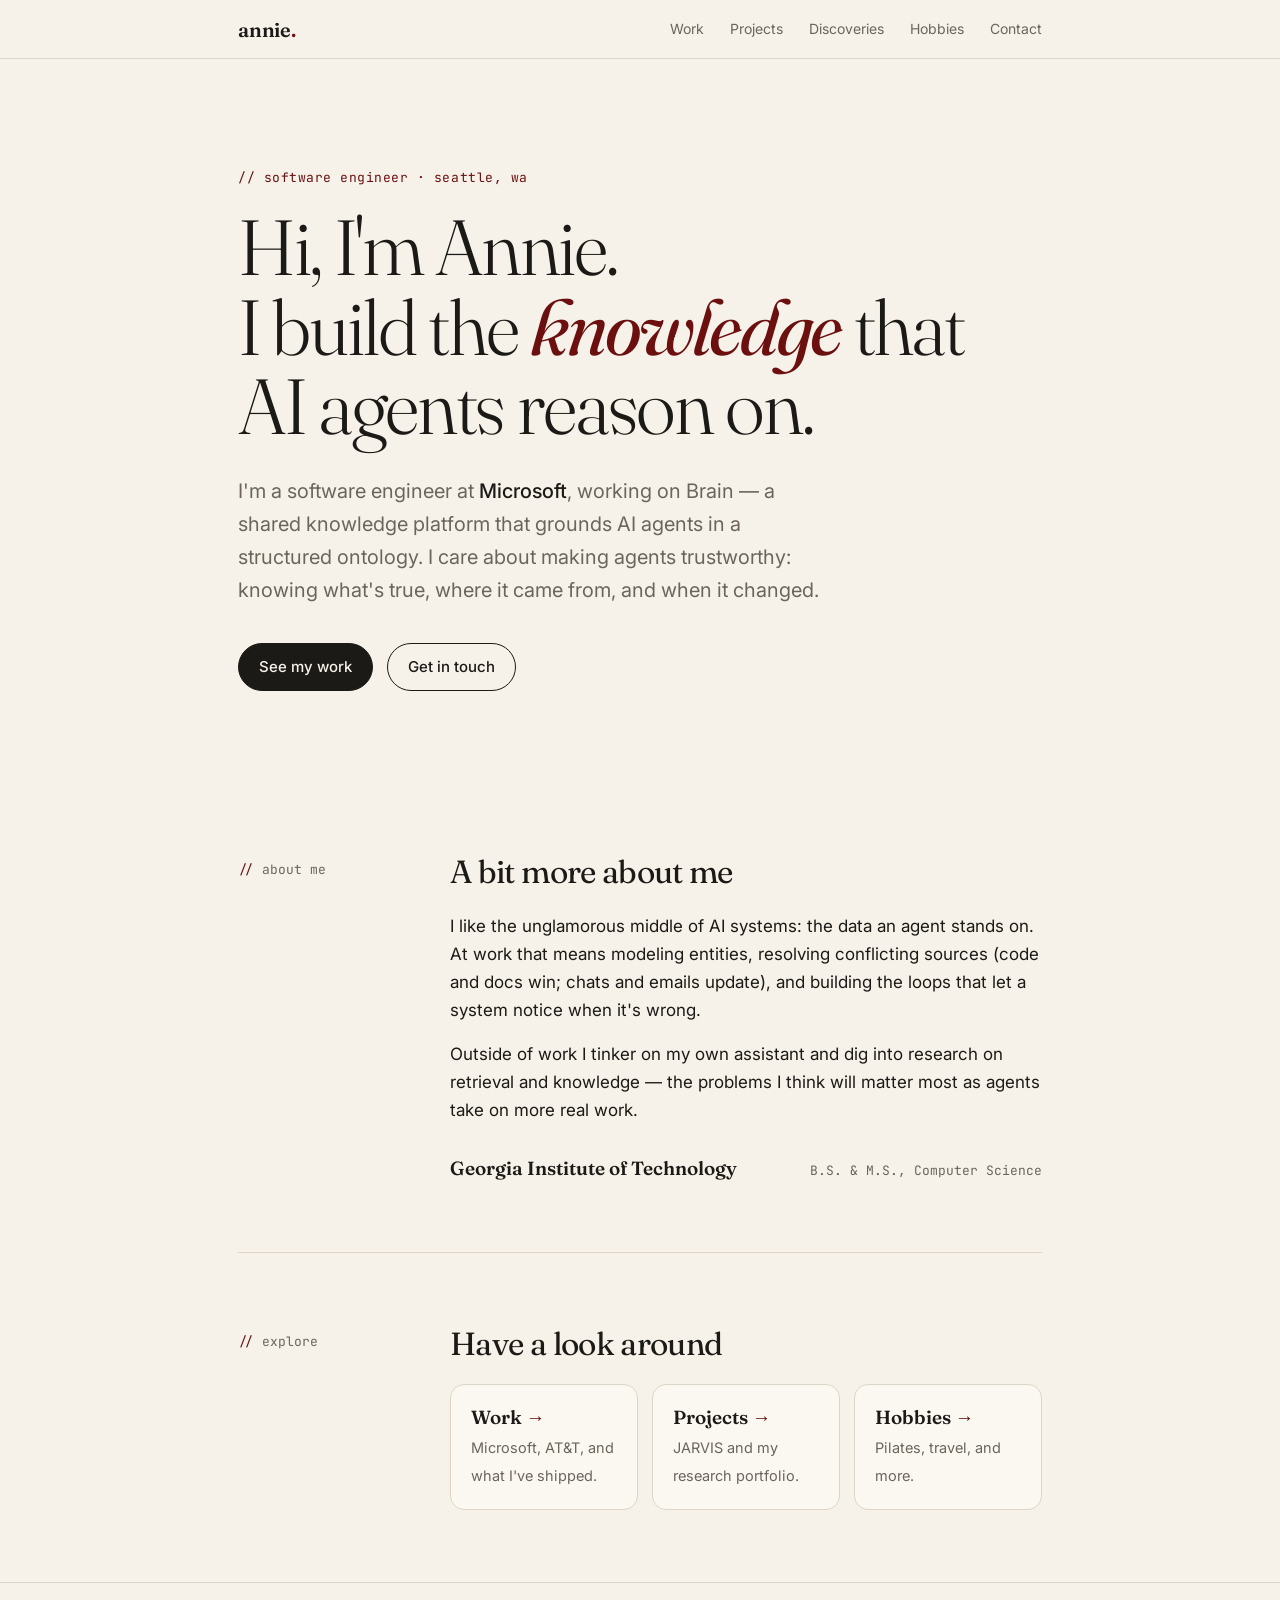
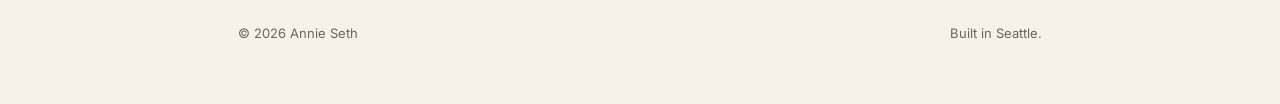
<file: index.html>
<!DOCTYPE html>
<html lang="en">
<head>
<meta charset="UTF-8">
<meta name="viewport" content="width=device-width, initial-scale=1">
<title>Annie Seth</title>
<meta name="description" content="Annie Seth — software engineer building knowledge systems for AI agents. Seattle, WA.">
<link rel="preconnect" href="https://fonts.googleapis.com">
<link rel="preconnect" href="https://fonts.gstatic.com" crossorigin>
<link href="https://fonts.googleapis.com/css2?family=Fraunces:opsz,wght@9..144,300;9..144,400;9..144,600&family=Inter:wght@400;500;600&family=JetBrains+Mono:wght@400&display=swap" rel="stylesheet">
<link rel="stylesheet" href="style.css?v=20261121k">
</head>
<body>

<nav>
  <div class="wrap">
    <a class="mark" href="index.html" aria-current="page">annie<span>.</span></a>
    <ul>
      <li><a href="work.html">Work</a></li>
      <li><a href="projects.html">Projects</a></li>
      <li><a href="discoveries.html">Discoveries</a></li>
      <li><a href="hobbies.html">Hobbies</a></li>
      <li><a href="contact.html">Contact</a></li>
    </ul>
  </div>
</nav>

<main class="page">
  <div class="wrap">
    <header class="hero">
      <p class="eyebrow">// software engineer · seattle, wa</p>
      <h1>Hi, I'm Annie.<br>I build the <em>knowledge</em> that AI agents reason on.</h1>
      <p class="lede">I'm a software engineer at <strong>Microsoft</strong>, working on Brain — a shared knowledge platform that grounds AI agents in a structured ontology. I care about making agents trustworthy: knowing what's true, where it came from, and when it changed.</p>
      <div class="cta">
        <a class="btn primary" href="work.html">See my work</a>
        <a class="btn" href="contact.html">Get in touch</a>
      </div>
    </header>
    <section>
      <div class="sec-head">
        <p class="sec-label"><b>//</b> about me</p>
        <div>
          <h2>A bit more about me</h2>
          <p>I like the unglamorous middle of AI systems: the data an agent stands on. At work that means modeling entities, resolving conflicting sources (code and docs win; chats and emails update), and building the loops that let a system notice when it's wrong.</p>
          <p>Outside of work I tinker on my own assistant and dig into research on retrieval and knowledge — the problems I think will matter most as agents take on more real work.</p>
          <div class="role" style="margin-top:28px;">
            <div class="edu">
              <h3>Georgia Institute of Technology</h3>
              <span class="when">B.S. &amp; M.S., Computer Science</span>
            </div>
          </div>
        
        </div>
      </div>
    </section>
    <section>
      <div class="sec-head">
        <p class="sec-label"><b>//</b> explore</p>
        <div>
          <h2>Have a look around</h2>
          <div class="explore">
            <a href="work.html"><b>Work</b><span>Microsoft, AT&amp;T, and what I've shipped.</span></a>
            <a href="projects.html"><b>Projects</b><span>JARVIS and my research portfolio.</span></a>
            <a href="hobbies.html"><b>Hobbies</b><span>Pilates, travel, and more.</span></a>
          </div>
        </div>
      </div>
    </section>
  </div>
</main>

<footer>
  <div class="wrap">
    <span>© <span id="yr">2026</span> Annie Seth</span>
    <span>Built in Seattle.</span>
  </div>
</footer>

<script>document.getElementById('yr').textContent = new Date().getFullYear();</script>
</body>
</html>
</file>
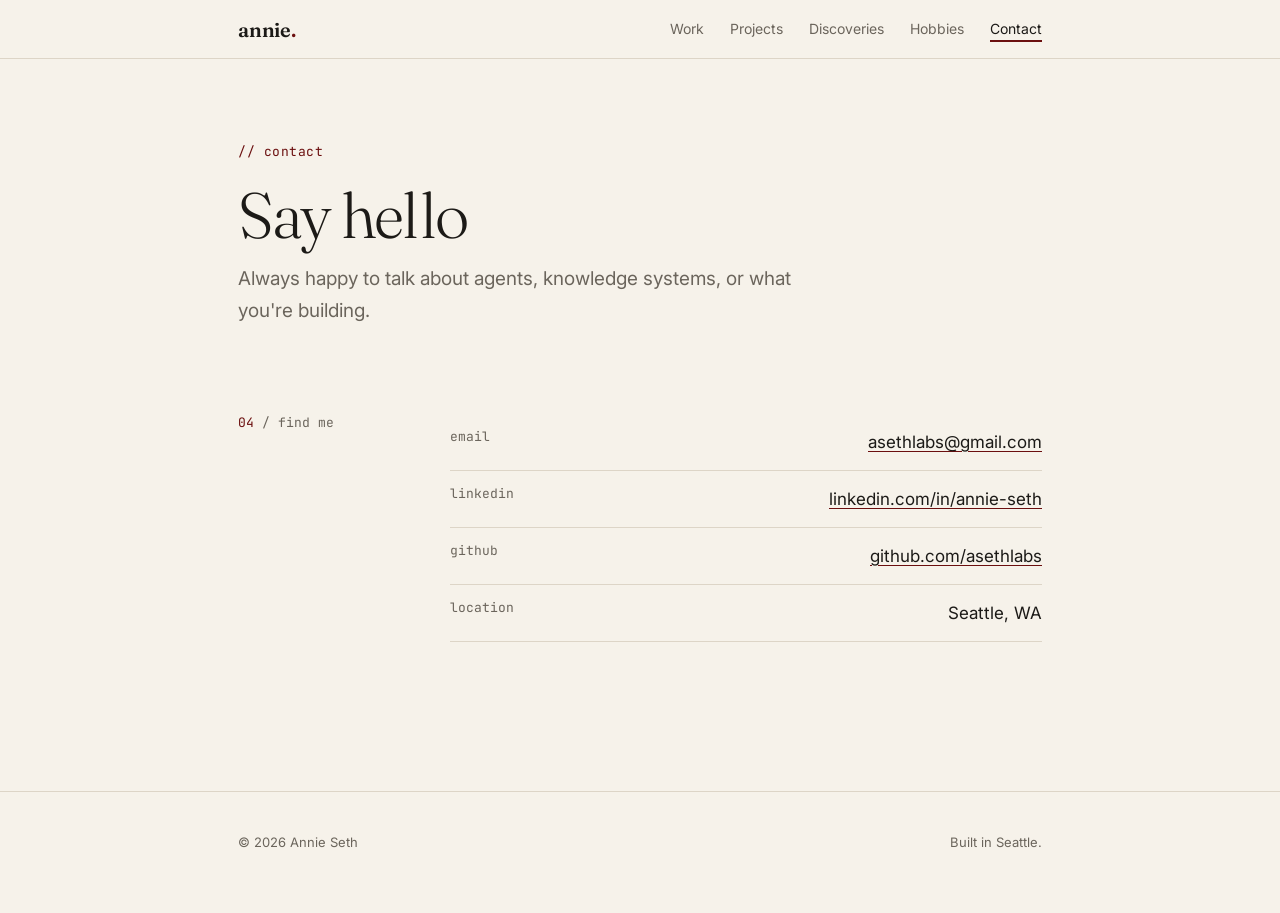
<file: contact.html>
<!DOCTYPE html>
<html lang="en">
<head>
<meta charset="UTF-8">
<meta name="viewport" content="width=device-width, initial-scale=1">
<title>Contact · Annie Seth</title>
<meta name="description" content="Annie Seth — software engineer building knowledge systems for AI agents. Seattle, WA.">
<link rel="preconnect" href="https://fonts.googleapis.com">
<link rel="preconnect" href="https://fonts.gstatic.com" crossorigin>
<link href="https://fonts.googleapis.com/css2?family=Fraunces:opsz,wght@9..144,300;9..144,400;9..144,600&family=Inter:wght@400;500;600&family=JetBrains+Mono:wght@400&display=swap" rel="stylesheet">
<link rel="stylesheet" href="style.css?v=20261121k">
</head>
<body>

<nav>
  <div class="wrap">
    <a class="mark" href="index.html">annie<span>.</span></a>
    <ul>
      <li><a href="work.html">Work</a></li>
      <li><a href="projects.html">Projects</a></li>
      <li><a href="discoveries.html">Discoveries</a></li>
      <li><a href="hobbies.html">Hobbies</a></li>
      <li><a href="contact.html" aria-current="page">Contact</a></li>
    </ul>
  </div>
</nav>

<main class="page">
  <div class="wrap">
    <header class="page-head">
      <p class="eyebrow">// contact</p>
      <h1>Say hello</h1>
      <p class="lede">Always happy to talk about agents, knowledge systems, or what you're building.</p>
    </header>
    <section>
      <div class="sec-head">
        <p class="sec-label"><b>04</b> / find me</p>
        <div>
          
          
          <ul class="contact-list">
            <li><span class="k">email</span><a class="js-email" data-user="asethlabs" data-domain="gmail.com" href="#">asethlabs [at] gmail [dot] com</a></li>
            <li><span class="k">linkedin</span><a href="https://www.linkedin.com/in/annie-seth" target="_blank" rel="noopener">linkedin.com/in/annie-seth</a></li>
            <li><span class="k">github</span><a href="https://github.com/asethlabs" target="_blank" rel="noopener">github.com/asethlabs</a></li>
            <li><span class="k">location</span><span>Seattle, WA</span></li>
          </ul>
        
        </div>
      </div>
    </section>
  </div>
</main>

<footer>
  <div class="wrap">
    <span>© <span id="yr">2026</span> Annie Seth</span>
    <span>Built in Seattle.</span>
  </div>
</footer>

<script>document.getElementById('yr').textContent = new Date().getFullYear();</script>
<script>
  document.querySelectorAll('.js-email').forEach(function (a) {
    var addr = a.dataset.user + '@' + a.dataset.domain;
    a.href = 'mailto:' + addr; a.textContent = addr;
  });
</script>
</body>
</html>
</file>
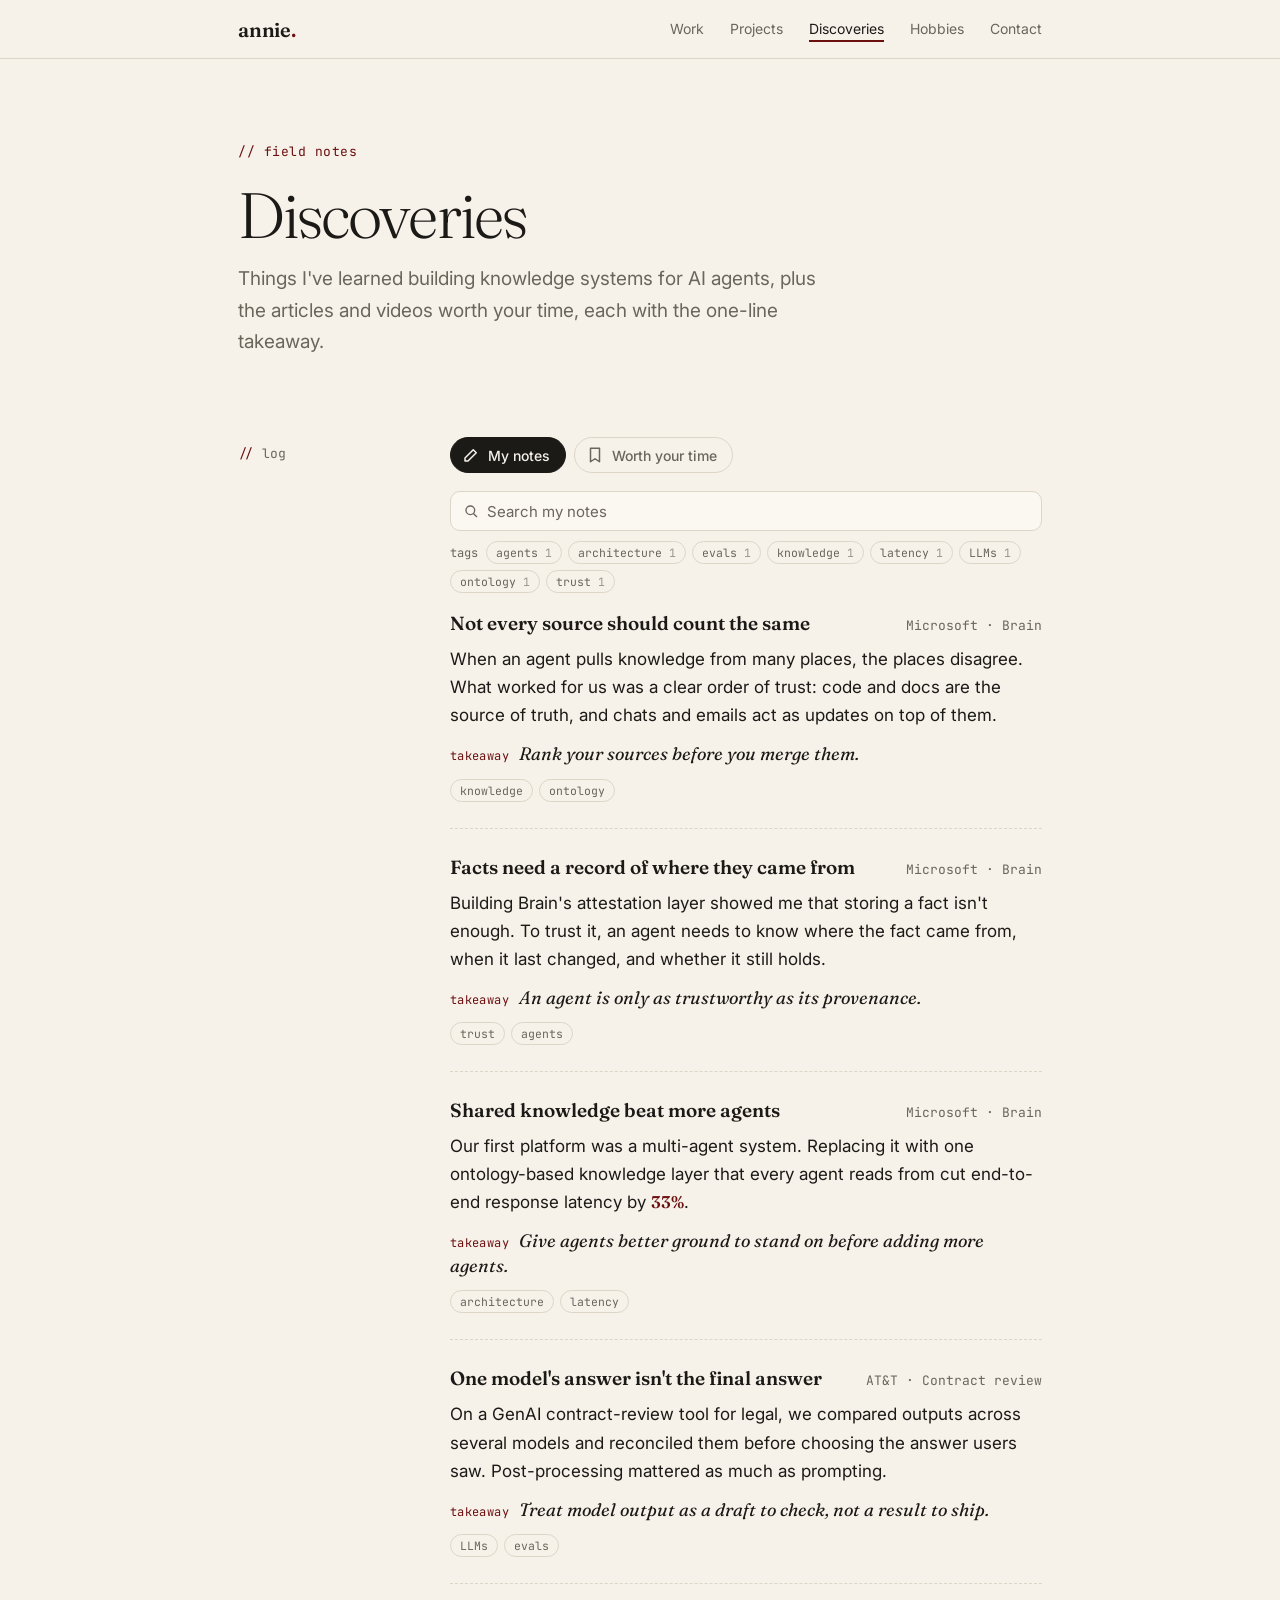
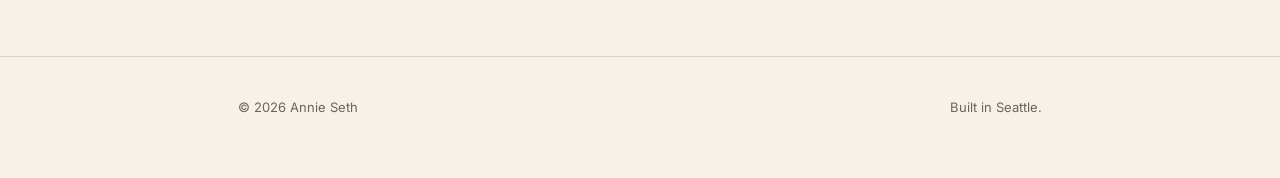
<file: discoveries.html>
<!DOCTYPE html>
<html lang="en">
<head>
<meta charset="UTF-8">
<meta name="viewport" content="width=device-width, initial-scale=1">
<title>Discoveries · Annie Seth</title>
<meta name="description" content="Annie Seth — software engineer building knowledge systems for AI agents. Seattle, WA.">
<link rel="preconnect" href="https://fonts.googleapis.com">
<link rel="preconnect" href="https://fonts.gstatic.com" crossorigin>
<link href="https://fonts.googleapis.com/css2?family=Fraunces:opsz,wght@9..144,300;9..144,400;9..144,600&family=Inter:wght@400;500;600&family=JetBrains+Mono:wght@400&display=swap" rel="stylesheet">
<link rel="stylesheet" href="style.css?v=20261121k">
</head>
<body>

<nav>
  <div class="wrap">
    <a class="mark" href="index.html">annie<span>.</span></a>
    <ul>
      <li><a href="work.html">Work</a></li>
      <li><a href="projects.html">Projects</a></li>
      <li><a href="discoveries.html" aria-current="page">Discoveries</a></li>
      <li><a href="hobbies.html">Hobbies</a></li>
      <li><a href="contact.html">Contact</a></li>
    </ul>
  </div>
</nav>

<main class="page">
  <div class="wrap">
    <header class="page-head">
      <p class="eyebrow">// field notes</p>
      <h1>Discoveries</h1>
      <p class="lede">Things I've learned building knowledge systems for AI agents, plus the articles and videos worth your time, each with the one-line takeaway.</p>
    </header>
    <section>
      <div class="sec-head">
        <p class="sec-label"><b>//</b> log</p>
        <div>
          <div class="tabs" role="tablist" aria-label="Discoveries" id="disc-tabs">
            <button class="tab" type="button" role="tab" id="tab-notes" data-panel="panel-notes" aria-controls="panel-notes" aria-selected="true"><svg viewBox="0 0 24 24" aria-hidden="true"><path d="M4 20h4L19 9l-4-4L4 16z" fill="none" stroke-width="2" stroke-linejoin="round"/></svg><span>My notes</span></button>
            <button class="tab" type="button" role="tab" id="tab-reviews" data-panel="panel-reviews" aria-controls="panel-reviews" aria-selected="false" tabindex="-1"><svg viewBox="0 0 24 24" aria-hidden="true"><path d="M6 3h12v18l-6-4-6 4z" fill="none" stroke-width="2" stroke-linejoin="round"/></svg><span>Worth your time</span></button>
          </div>

          <div class="disc-tools" id="disc-tools">
            <label class="disc-search">
              <svg viewBox="0 0 24 24" aria-hidden="true"><circle cx="11" cy="11" r="6.5" fill="none" stroke-width="2"/><path d="M16 16l4.5 4.5" stroke-width="2" stroke-linecap="round"/></svg>
              <span class="visually-hidden">Search</span>
              <input type="search" id="disc-search" placeholder="Search my notes" autocomplete="off">
            </label>
            <div class="disc-tagbar" id="disc-tagbar" role="group" aria-label="Filter by tag"></div>
            <p class="disc-count" id="disc-count" aria-live="polite"></p>
          </div>

          <div id="panel-notes" role="tabpanel" aria-labelledby="tab-notes">

          <div class="role">
            <div class="role-top">
              <h3>Not every source should count the same</h3>
              <span class="when">Microsoft · Brain</span>
            </div>
            <p class="disc-body">When an agent pulls knowledge from many places, the places disagree. What worked for us was a clear order of trust: code and docs are the source of truth, and chats and emails act as updates on top of them.</p>
            <p class="takeaway"><b>takeaway</b>Rank your sources before you merge them.</p>
            <div class="tags"><span class="tag">knowledge</span><span class="tag">ontology</span></div>
          </div>

          <div class="role">
            <div class="role-top">
              <h3>Facts need a record of where they came from</h3>
              <span class="when">Microsoft · Brain</span>
            </div>
            <p class="disc-body">Building Brain's attestation layer showed me that storing a fact isn't enough. To trust it, an agent needs to know where the fact came from, when it last changed, and whether it still holds.</p>
            <p class="takeaway"><b>takeaway</b>An agent is only as trustworthy as its provenance.</p>
            <div class="tags"><span class="tag">trust</span><span class="tag">agents</span></div>
          </div>

          <div class="role">
            <div class="role-top">
              <h3>Shared knowledge beat more agents</h3>
              <span class="when">Microsoft · Brain</span>
            </div>
            <p class="disc-body">Our first platform was a multi-agent system. Replacing it with one ontology-based knowledge layer that every agent reads from cut end-to-end response latency by <span class="stat">33%</span>.</p>
            <p class="takeaway"><b>takeaway</b>Give agents better ground to stand on before adding more agents.</p>
            <div class="tags"><span class="tag">architecture</span><span class="tag">latency</span></div>
          </div>

          <div class="role">
            <div class="role-top">
              <h3>One model's answer isn't the final answer</h3>
              <span class="when">AT&amp;T · Contract review</span>
            </div>
            <p class="disc-body">On a GenAI contract-review tool for legal, we compared outputs across several models and reconciled them before choosing the answer users saw. Post-processing mattered as much as prompting.</p>
            <p class="takeaway"><b>takeaway</b>Treat model output as a draft to check, not a result to ship.</p>
            <div class="tags"><span class="tag">LLMs</span><span class="tag">evals</span></div>
          </div>

          </div>

          <div id="panel-reviews" role="tabpanel" aria-labelledby="tab-reviews" hidden>
            <p class="review-intro">Articles and videos about AI, agents and knowledge systems that I think are worth your time, with my take on each.</p>
            <div class="review-filter" id="review-filter" role="group" aria-label="Filter by type"></div>
            <div id="review-list"></div>
          </div>

        </div>
      </div>
    </section>
  </div>
</main>

<footer>
  <div class="wrap">
    <span>© <span id="yr">2026</span> Annie Seth</span>
    <span>Built in Seattle.</span>
  </div>
</footer>

<script>document.getElementById('yr').textContent = new Date().getFullYear();</script>
<script src="reviews-data.js?v=20261121k"></script>
<script src="discoveries.js?v=20261121k"></script>
</body>
</html>
</file>
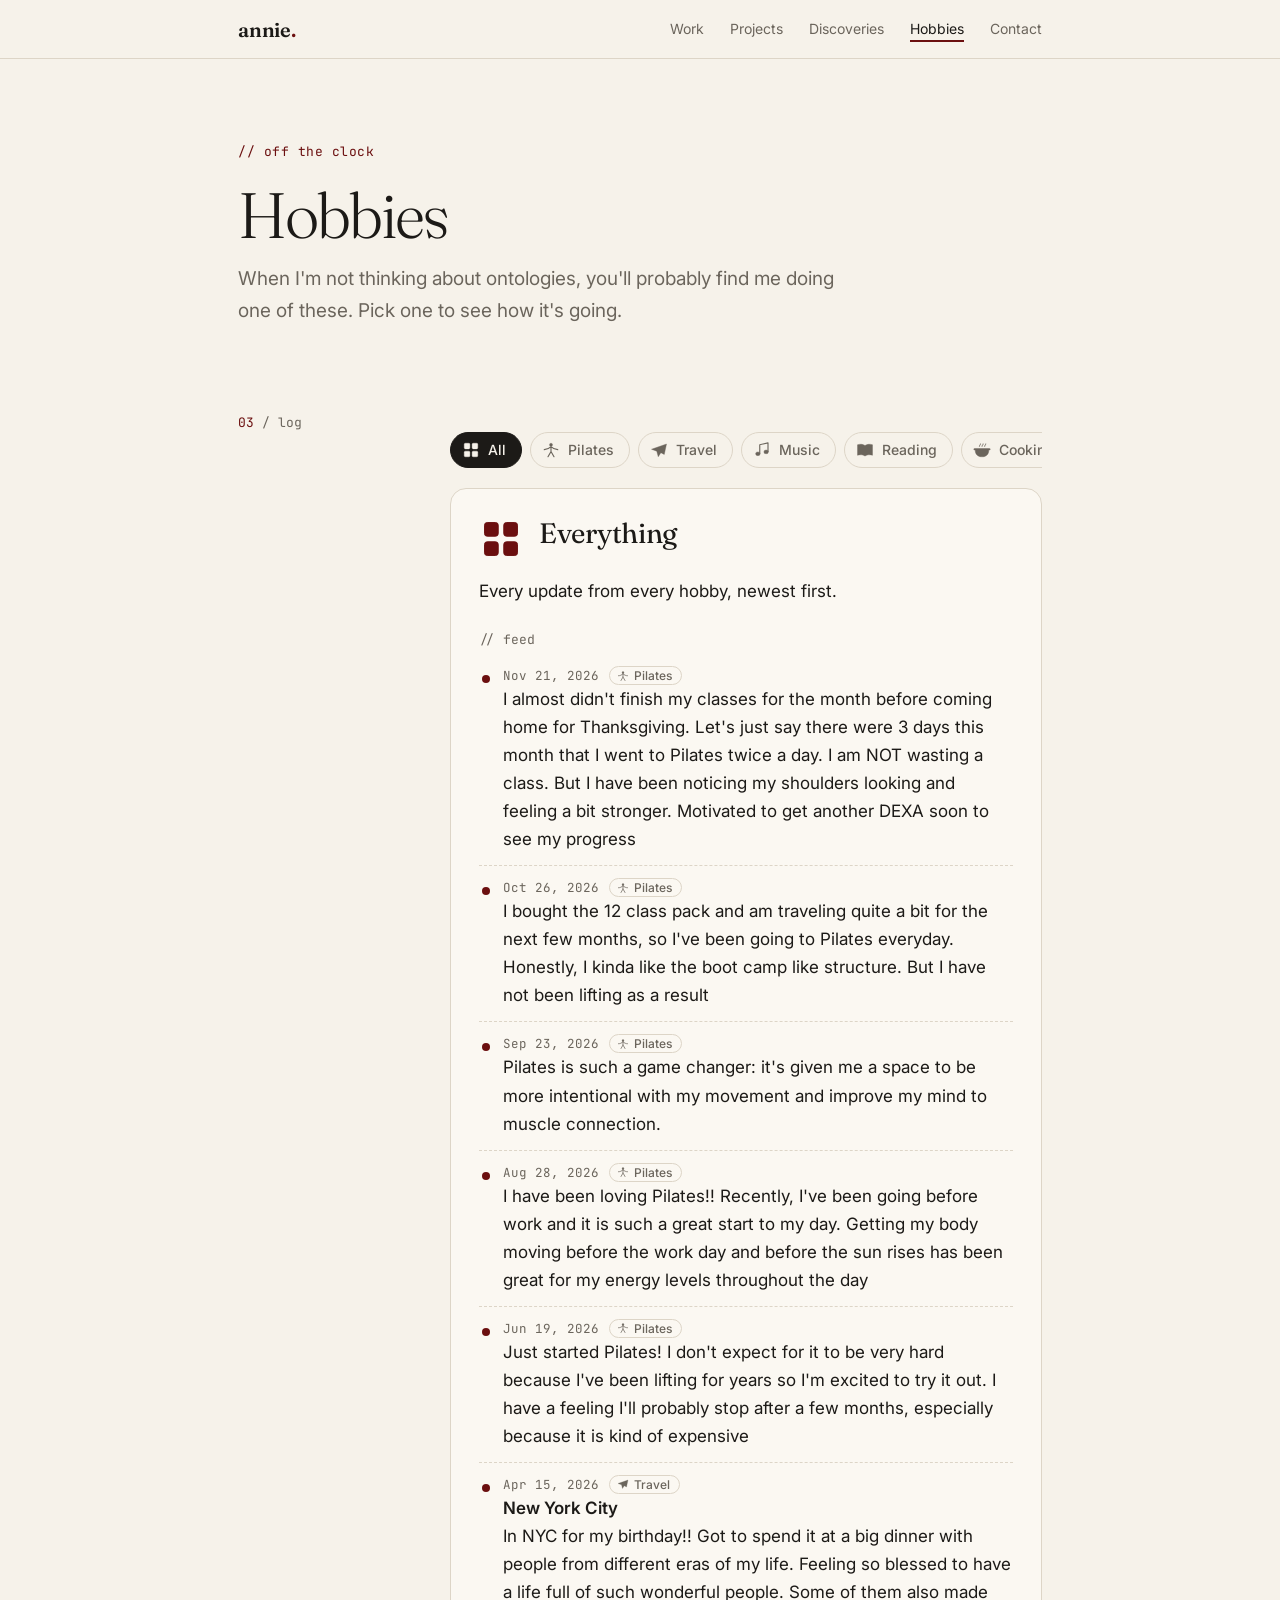
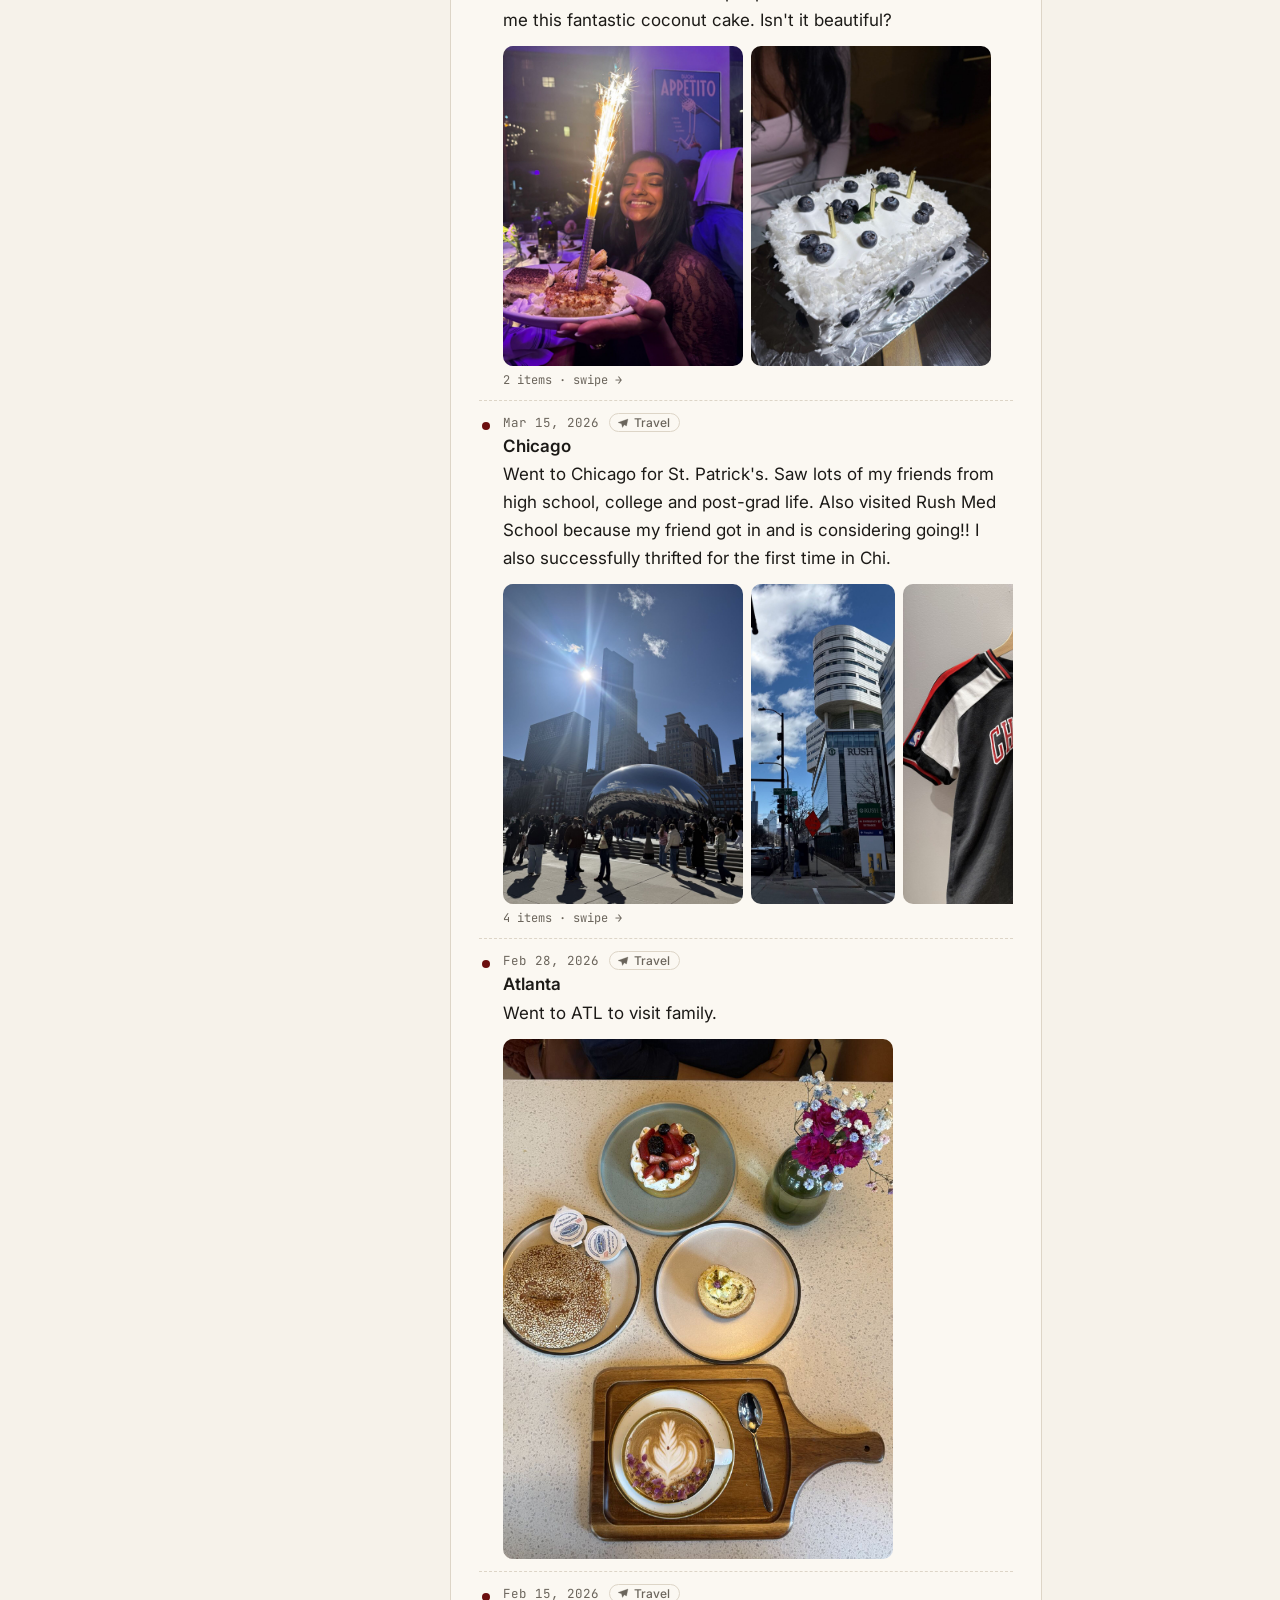
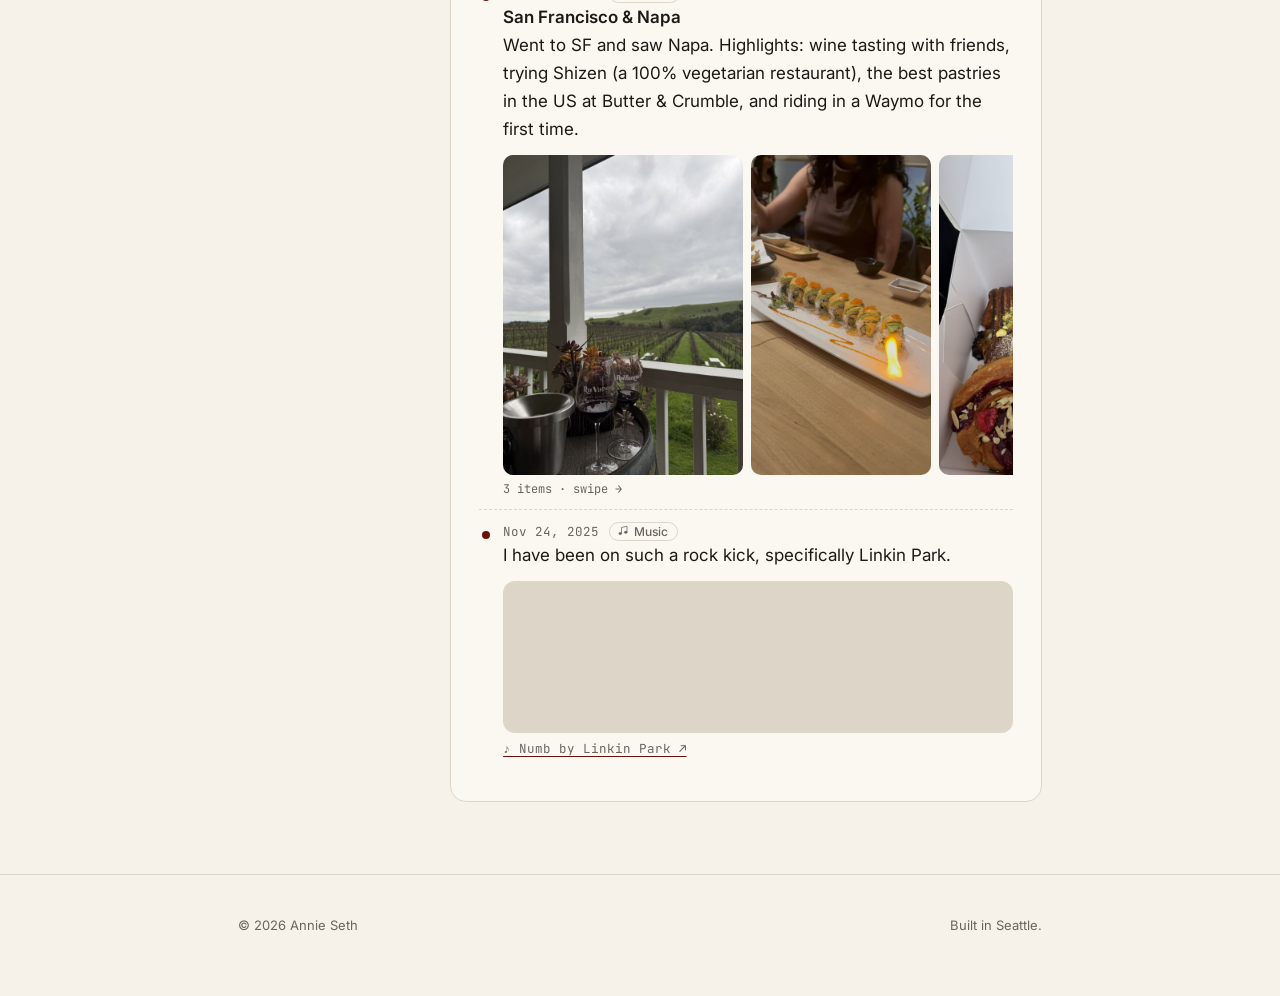
<file: hobbies.html>
<!DOCTYPE html>
<html lang="en">
<head>
<meta charset="UTF-8">
<meta name="viewport" content="width=device-width, initial-scale=1">
<title>Hobbies · Annie Seth</title>
<meta name="description" content="Annie Seth — software engineer building knowledge systems for AI agents. Seattle, WA.">
<link rel="preconnect" href="https://fonts.googleapis.com">
<link rel="preconnect" href="https://fonts.gstatic.com" crossorigin>
<link href="https://fonts.googleapis.com/css2?family=Fraunces:opsz,wght@9..144,300;9..144,400;9..144,600&family=Inter:wght@400;500;600&family=JetBrains+Mono:wght@400&display=swap" rel="stylesheet">
<link rel="stylesheet" href="style.css?v=20261121k">
</head>
<body>

<nav>
  <div class="wrap">
    <a class="mark" href="index.html">annie<span>.</span></a>
    <ul>
      <li><a href="work.html">Work</a></li>
      <li><a href="projects.html">Projects</a></li>
      <li><a href="discoveries.html">Discoveries</a></li>
      <li><a href="hobbies.html" aria-current="page">Hobbies</a></li>
      <li><a href="contact.html">Contact</a></li>
    </ul>
  </div>
</nav>

<main class="page">
  <div class="wrap">
    <header class="page-head">
      <p class="eyebrow">// off the clock</p>
      <h1>Hobbies</h1>
      <p class="lede">When I'm not thinking about ontologies, you'll probably find me doing one of these. Pick one to see how it's going.</p>
    </header>
    <section>
      <div class="sec-head">
        <p class="sec-label"><b>03</b> / log</p>
        <div>
          
          
          <div class="tabs" role="tablist" aria-label="Hobbies" id="hobby-tabs"></div>
          <div class="panel" role="tabpanel" id="hobby-panel" aria-live="polite"></div>
        
        </div>
      </div>
    </section>
  </div>
</main>

<footer>
  <div class="wrap">
    <span>© <span id="yr">2026</span> Annie Seth</span>
    <span>Built in Seattle.</span>
  </div>
</footer>

<script>document.getElementById('yr').textContent = new Date().getFullYear();</script>
<script src="hobbies-data.js?v=20261121k"></script>
<script src="travel-map.js?v=20261121k"></script>
<script src="hobbies.js?v=20261121k"></script>
</body>
</html>
</file>
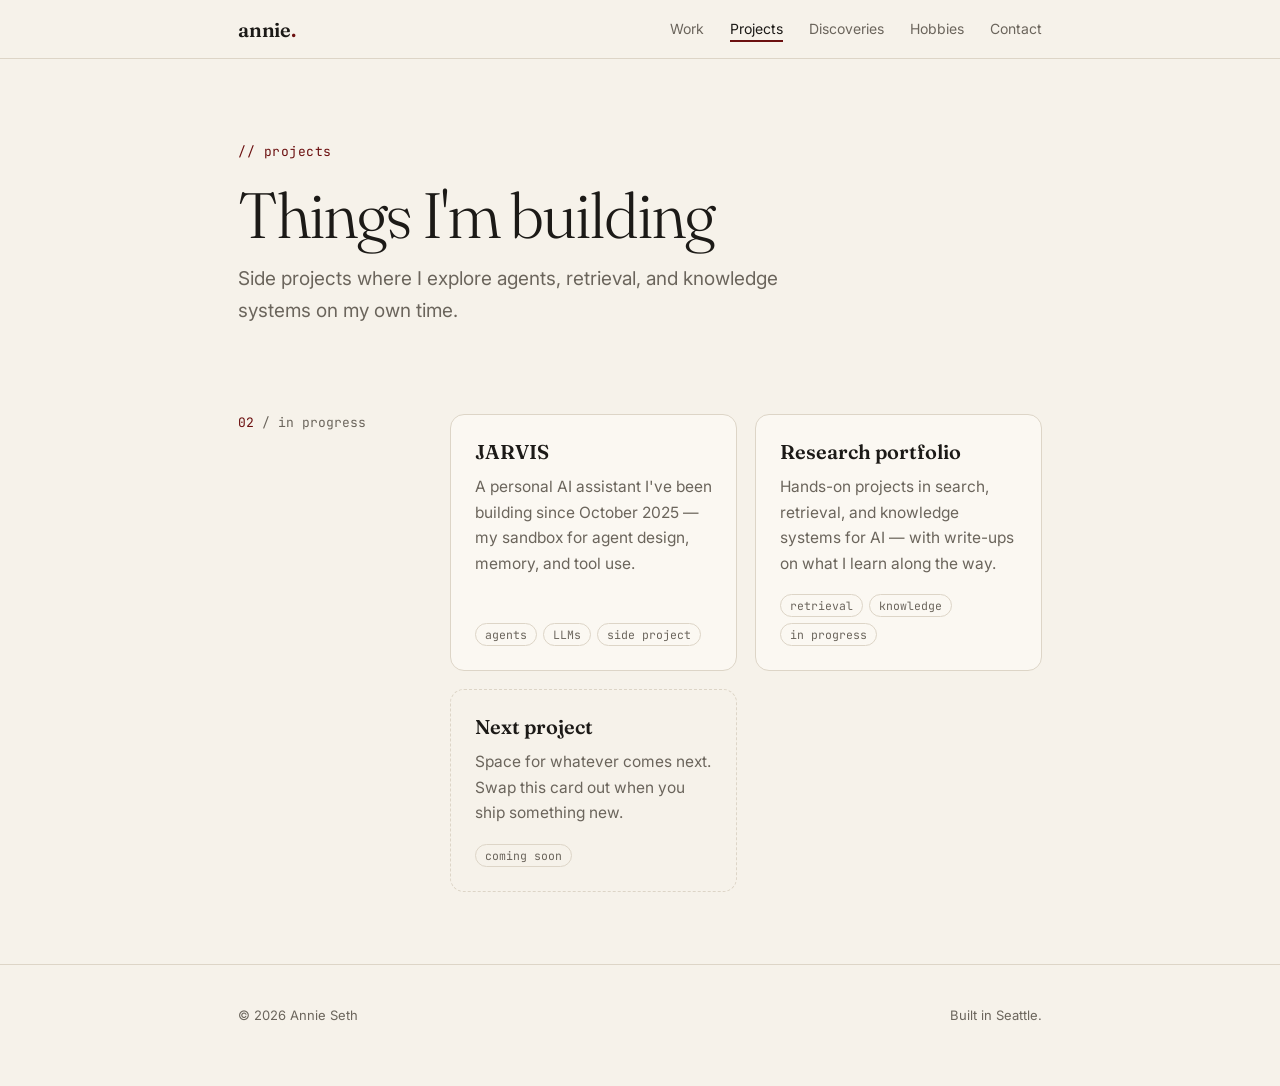
<file: projects.html>
<!DOCTYPE html>
<html lang="en">
<head>
<meta charset="UTF-8">
<meta name="viewport" content="width=device-width, initial-scale=1">
<title>Projects · Annie Seth</title>
<meta name="description" content="Annie Seth — software engineer building knowledge systems for AI agents. Seattle, WA.">
<link rel="preconnect" href="https://fonts.googleapis.com">
<link rel="preconnect" href="https://fonts.gstatic.com" crossorigin>
<link href="https://fonts.googleapis.com/css2?family=Fraunces:opsz,wght@9..144,300;9..144,400;9..144,600&family=Inter:wght@400;500;600&family=JetBrains+Mono:wght@400&display=swap" rel="stylesheet">
<link rel="stylesheet" href="style.css?v=20261121k">
</head>
<body>

<nav>
  <div class="wrap">
    <a class="mark" href="index.html">annie<span>.</span></a>
    <ul>
      <li><a href="work.html">Work</a></li>
      <li><a href="projects.html" aria-current="page">Projects</a></li>
      <li><a href="discoveries.html">Discoveries</a></li>
      <li><a href="hobbies.html">Hobbies</a></li>
      <li><a href="contact.html">Contact</a></li>
    </ul>
  </div>
</nav>

<main class="page">
  <div class="wrap">
    <header class="page-head">
      <p class="eyebrow">// projects</p>
      <h1>Things I'm building</h1>
      <p class="lede">Side projects where I explore agents, retrieval, and knowledge systems on my own time.</p>
    </header>
    <section>
      <div class="sec-head">
        <p class="sec-label"><b>02</b> / in progress</p>
        <div>
          
          <div class="grid">
            <article class="card">
              <h3>JARVIS</h3>
              <p>A personal AI assistant I've been building since October 2025 — my sandbox for agent design, memory, and tool use.</p>
              <div class="tags"><span class="tag">agents</span><span class="tag">LLMs</span><span class="tag">side project</span></div>
            </article>
            <article class="card">
              <h3>Research portfolio</h3>
              <p>Hands-on projects in search, retrieval, and knowledge systems for AI — with write-ups on what I learn along the way.</p>
              <div class="tags"><span class="tag">retrieval</span><span class="tag">knowledge</span><span class="tag">in progress</span></div>
            </article>
            <article class="card dim">
              <h3>Next project</h3>
              <p>Space for whatever comes next. Swap this card out when you ship something new.</p>
              <div class="tags"><span class="tag">coming soon</span></div>
            </article>
          </div>
        
        </div>
      </div>
    </section>
  </div>
</main>

<footer>
  <div class="wrap">
    <span>© <span id="yr">2026</span> Annie Seth</span>
    <span>Built in Seattle.</span>
  </div>
</footer>

<script>document.getElementById('yr').textContent = new Date().getFullYear();</script>
</body>
</html>
</file>
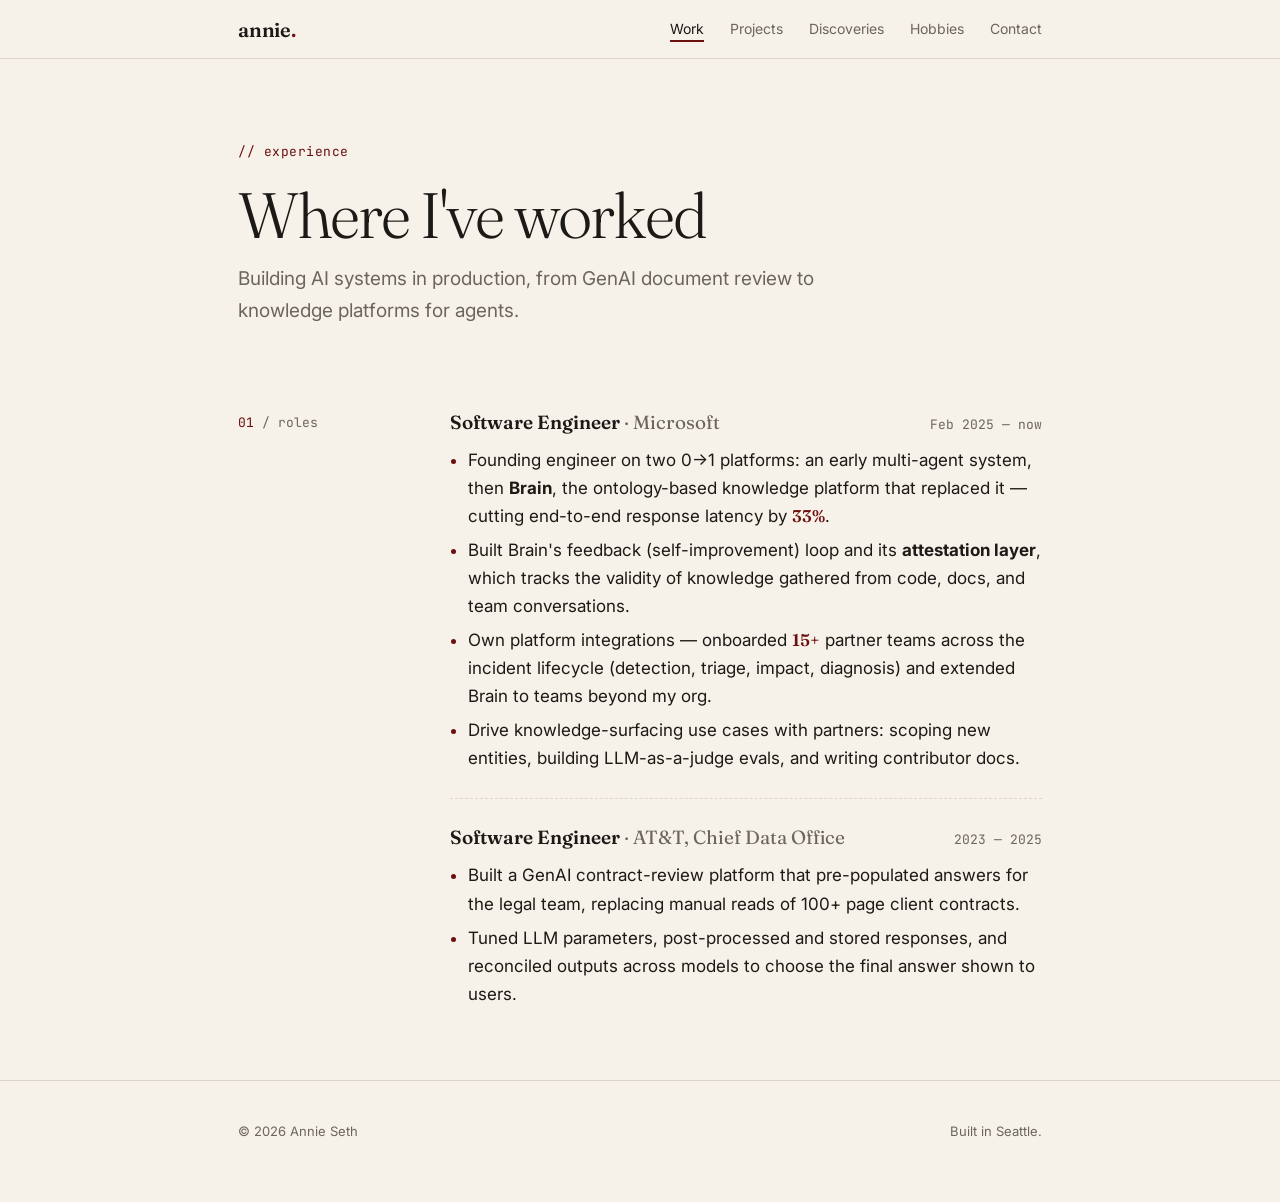
<file: work.html>
<!DOCTYPE html>
<html lang="en">
<head>
<meta charset="UTF-8">
<meta name="viewport" content="width=device-width, initial-scale=1">
<title>Work · Annie Seth</title>
<meta name="description" content="Annie Seth — software engineer building knowledge systems for AI agents. Seattle, WA.">
<link rel="preconnect" href="https://fonts.googleapis.com">
<link rel="preconnect" href="https://fonts.gstatic.com" crossorigin>
<link href="https://fonts.googleapis.com/css2?family=Fraunces:opsz,wght@9..144,300;9..144,400;9..144,600&family=Inter:wght@400;500;600&family=JetBrains+Mono:wght@400&display=swap" rel="stylesheet">
<link rel="stylesheet" href="style.css?v=20261121k">
</head>
<body>

<nav>
  <div class="wrap">
    <a class="mark" href="index.html">annie<span>.</span></a>
    <ul>
      <li><a href="work.html" aria-current="page">Work</a></li>
      <li><a href="projects.html">Projects</a></li>
      <li><a href="discoveries.html">Discoveries</a></li>
      <li><a href="hobbies.html">Hobbies</a></li>
      <li><a href="contact.html">Contact</a></li>
    </ul>
  </div>
</nav>

<main class="page">
  <div class="wrap">
    <header class="page-head">
      <p class="eyebrow">// experience</p>
      <h1>Where I've worked</h1>
      <p class="lede">Building AI systems in production, from GenAI document review to knowledge platforms for agents.</p>
    </header>
    <section>
      <div class="sec-head">
        <p class="sec-label"><b>01</b> / roles</p>
        <div>
          

          <div class="role">
            <div class="role-top">
              <h3>Software Engineer <span class="org">· Microsoft</span></h3>
              <span class="when">Feb 2025 — now</span>
            </div>
            <ul>
              <li>Founding engineer on two 0→1 platforms: an early multi-agent system, then <strong>Brain</strong>, the ontology-based knowledge platform that replaced it — cutting end-to-end response latency by <span class="stat">33%</span>.</li>
              <li>Built Brain's feedback (self-improvement) loop and its <strong>attestation layer</strong>, which tracks the validity of knowledge gathered from code, docs, and team conversations.</li>
              <li>Own platform integrations — onboarded <span class="stat">15+</span> partner teams across the incident lifecycle (detection, triage, impact, diagnosis) and extended Brain to teams beyond my org.</li>
              <li>Drive knowledge-surfacing use cases with partners: scoping new entities, building LLM-as-a-judge evals, and writing contributor docs.</li>
            </ul>
          </div>

          <div class="role">
            <div class="role-top">
              <h3>Software Engineer <span class="org">· AT&amp;T, Chief Data Office</span></h3>
              <span class="when">2023 — 2025</span>
            </div>
            <ul>
              <li>Built a GenAI contract-review platform that pre-populated answers for the legal team, replacing manual reads of 100+ page client contracts.</li>
              <li>Tuned LLM parameters, post-processed and stored responses, and reconciled outputs across models to choose the final answer shown to users.</li>
            </ul>
          </div>
        
        </div>
      </div>
    </section>
  </div>
</main>

<footer>
  <div class="wrap">
    <span>© <span id="yr">2026</span> Annie Seth</span>
    <span>Built in Seattle.</span>
  </div>
</footer>

<script>document.getElementById('yr').textContent = new Date().getFullYear();</script>
</body>
</html>
</file>
<file: style.css>
:root {
    --paper: #f6f2ea;
    --ink: #1c1a17;
    --muted: #6b655c;
    --line: #ddd5c7;
    --accent: #6b0f0f;
    --card: #fbf8f2;
    --serif: "Fraunces", Georgia, serif;
    --sans: "Inter", system-ui, -apple-system, sans-serif;
    --mono: "JetBrains Mono", ui-monospace, monospace;
  }
  @media (prefers-color-scheme: dark) {
    :root {
      --paper: #151412;
      --ink: #ece6da;
      --muted: #9a9286;
      --line: #2e2b27;
      --accent: #c96a6a;
      --card: #1c1a17;
    }
  }
  * { box-sizing: border-box; margin: 0; padding: 0; }
  html { scroll-behavior: smooth; }
  body {
    background: var(--paper);
    color: var(--ink);
    font: 400 17px/1.65 var(--sans);
    -webkit-font-smoothing: antialiased;
  }
  a { color: inherit; text-decoration-color: var(--accent); text-underline-offset: 3px; }
  a:hover { color: var(--accent); }
  .wrap { max-width: 860px; margin: 0 auto; padding: 0 28px; }

  /* nav */
  nav {
    position: sticky; top: 0; z-index: 10;
    background: color-mix(in srgb, var(--paper) 88%, transparent);
    backdrop-filter: blur(8px);
    border-bottom: 1px solid var(--line);
  }
  nav .wrap { display: flex; justify-content: space-between; align-items: center; height: 58px; }
  .mark { font: 600 20px var(--serif); text-decoration: none; letter-spacing: -0.01em; }
  .mark span { color: var(--accent); }
  nav ul { display: flex; gap: 26px; list-style: none; font-size: 14px; }
  nav ul a { text-decoration: none; color: var(--muted); }
  nav ul a:hover { color: var(--ink); }
  nav ul a[aria-current="page"] { color: var(--ink); text-decoration: underline; text-decoration-color: var(--accent); text-underline-offset: 6px; text-decoration-thickness: 2px; }

  /* hero */
  header.hero { padding: 110px 0 90px; }
  .eyebrow { font: 400 13px var(--mono); color: var(--accent); letter-spacing: 0.04em; margin-bottom: 22px; }
  h1 {
    font: 300 clamp(44px, 8vw, 78px)/1.02 var(--serif);
    letter-spacing: -0.03em;
    margin-bottom: 28px;
  }
  h1 em { font-style: italic; font-weight: 400; color: var(--accent); }
  .lede { font-size: 20px; color: var(--muted); max-width: 600px; }
  .lede strong { color: var(--ink); font-weight: 500; }
  .cta { margin-top: 36px; display: flex; gap: 14px; flex-wrap: wrap; }
  .btn {
    display: inline-block; padding: 11px 20px; border-radius: 999px;
    font-size: 15px; font-weight: 500; text-decoration: none;
    border: 1px solid var(--ink);
  }
  .btn.primary { background: var(--ink); color: var(--paper); }
  .btn.primary:hover { background: var(--accent); border-color: var(--accent); color: #fff; }
  .btn:not(.primary):hover { border-color: var(--accent); }

  /* sections */
  section { padding: 72px 0; border-top: 1px solid var(--line); }
  .sec-head { display: grid; grid-template-columns: 180px 1fr; gap: 32px; }
  .sec-head > div { min-width: 0; }
  .sec-label { font: 400 13px var(--mono); color: var(--muted); padding-top: 8px; }
  .sec-label b { color: var(--accent); font-weight: 400; }
  h2 { font: 400 32px/1.2 var(--serif); letter-spacing: -0.02em; margin-bottom: 20px; }
  p + p { margin-top: 16px; }

  /* experience */
  .role { padding: 26px 0; border-bottom: 1px dashed var(--line); }
  .role:last-child { border-bottom: 0; padding-bottom: 0; }
  .role:first-of-type { padding-top: 4px; }
  .role-top { display: flex; justify-content: space-between; gap: 16px; flex-wrap: wrap; align-items: baseline; }
  .role h3 { font: 600 19px var(--serif); }
  .role .org { color: var(--muted); font-weight: 400; }
  .when { font: 400 13px var(--mono); color: var(--muted); white-space: nowrap; }
  .role ul { margin-top: 12px; padding-left: 18px; }
  .role li { margin-top: 6px; }
  .role li::marker { color: var(--accent); }
  .stat { font-family: var(--serif); font-weight: 600; color: var(--accent); }

  /* projects */
  .grid { display: grid; grid-template-columns: repeat(2, 1fr); gap: 18px; margin-top: 8px; }
  .card {
    background: var(--card); border: 1px solid var(--line); border-radius: 14px;
    padding: 24px; display: flex; flex-direction: column; gap: 10px;
    transition: transform .2s ease, border-color .2s ease;
  }
  .card:hover { transform: translateY(-3px); border-color: var(--accent); }
  .card h3 { font: 600 20px var(--serif); }
  .card p { color: var(--muted); font-size: 15.5px; }
  .tags { display: flex; gap: 6px; flex-wrap: wrap; margin-top: auto; padding-top: 8px; }
  .tag { font: 400 11.5px var(--mono); padding: 3px 9px; border-radius: 999px; border: 1px solid var(--line); color: var(--muted); }
  .card.dim { border-style: dashed; background: transparent; }

  /* education */
  .edu { display: flex; justify-content: space-between; gap: 16px; flex-wrap: wrap; align-items: baseline; }
  .edu h3 { font: 600 19px var(--serif); }

  /* hobbies: tabs */
  .tabs {
    display: flex; gap: 8px; margin-top: 26px; overflow-x: auto;
    scrollbar-width: none; padding-bottom: 2px;
  }
  .tabs::-webkit-scrollbar { display: none; }
  .tab {
    flex: none; display: inline-flex; align-items: center; gap: 8px;
    font: 500 14px var(--sans); color: var(--muted);
    background: transparent; border: 1px solid var(--line); border-radius: 999px;
    padding: 8px 15px 8px 11px; cursor: pointer; transition: all .15s ease;
  }
  .tab svg { width: 18px; height: 18px; fill: currentColor; stroke: currentColor; }
  .tab:hover { color: var(--ink); border-color: var(--ink); }
  .tab[aria-selected="true"] { background: var(--ink); color: var(--paper); border-color: var(--ink); }
  .tab:focus-visible { outline: 2px solid var(--accent); outline-offset: 2px; }

  .panel {
    margin-top: 18px; background: var(--card); border: 1px solid var(--line);
    border-radius: 16px; padding: 28px; animation: fade .25s ease;
  }
  @keyframes fade { from { opacity: 0; transform: translateY(4px); } to { opacity: 1; transform: none; } }
  .panel-head { display: flex; gap: 16px; align-items: flex-start; }
  .panel-head svg { width: 44px; height: 44px; flex: none; fill: var(--accent); stroke: var(--accent); }
  .panel h3 { font: 400 28px/1.15 var(--serif); letter-spacing: -0.01em; }
  .panel .since { font: 400 12.5px var(--mono); color: var(--muted); margin-top: 4px; }
  .panel .about { margin-top: 16px; }
  .now {
    margin-top: 18px; padding: 12px 16px; border-left: 3px solid var(--accent);
    background: color-mix(in srgb, var(--accent) 7%, transparent); border-radius: 0 8px 8px 0;
    font-size: 15.5px;
  }
  .now b { font: 400 12px var(--mono); color: var(--accent); display: block; margin-bottom: 2px; letter-spacing: .03em; }
  .updates-title { font: 400 13px var(--mono); color: var(--muted); margin: 26px 0 6px; }
  .updates { list-style: none; position: relative; }
  .updates li { position: relative; padding: 12px 0 12px 24px; border-bottom: 1px dashed var(--line); }
  .updates li:last-child { border-bottom: 0; }
  .updates li::before {
    content: ""; position: absolute; left: 3px; top: 21px; width: 8px; height: 8px;
    border-radius: 50%; background: var(--accent);
  }
  .updates time { font: 400 12.5px var(--mono); color: var(--muted); display: block; }
  .updates .t { font-weight: 600; }
  .post-meta { display: flex; align-items: center; gap: 10px; flex-wrap: wrap; }
  .post-hobby {
    display: inline-flex; align-items: center; gap: 5px;
    font: 500 12px var(--sans); color: var(--muted);
    border: 1px solid var(--line); border-radius: 999px; padding: 1px 9px 1px 7px;
  }
  .post-hobby svg { width: 12px; height: 12px; fill: currentColor; stroke: currentColor; }

  /* hobbies: reading shelf */
  .books { list-style: none; }
  .books li { padding: 14px 0; border-bottom: 1px dashed var(--line); }
  .books li:last-child { border-bottom: 0; }
  .book-head { display: flex; align-items: baseline; justify-content: space-between; gap: 12px; flex-wrap: wrap; }
  .book-title { font: 400 21px/1.25 var(--serif); }
  .book-author { color: var(--muted); font-size: 14.5px; margin-top: 2px; }
  .book-status {
    flex: none; font: 400 11.5px var(--mono); color: var(--muted);
    border: 1px solid var(--line); border-radius: 999px; padding: 2px 9px;
  }
  .book-status.reading { color: var(--accent); border-color: color-mix(in srgb, var(--accent) 45%, transparent); }
  .book-review { margin-top: 8px; }
  .book-review.empty { color: var(--muted); font-size: 15px; font-style: italic; }

  /* hobbies: travel map */
  .tmap-stats { font-size: 15px; color: var(--muted); margin-bottom: 10px; }
  .tmap-stats b { color: var(--ink); font-weight: 600; }
  .tmap-canvas {
    position: relative; aspect-ratio: 8 / 5; border-radius: 12px; overflow: hidden;
    border: 1px solid var(--line); background: color-mix(in srgb, var(--line) 30%, var(--card));
  }
  .tmap-canvas svg { display: block; width: 100%; height: 100%; }
  .tmap-loading { position: absolute; inset: 0; display: grid; place-items: center; font: 400 12.5px var(--mono); color: var(--muted); padding: 16px; text-align: center; }
  .tmap-water { fill: color-mix(in srgb, var(--line) 30%, var(--card)); }
  .tmap-land { fill: var(--paper); stroke: var(--line); stroke-width: .8; stroke-linejoin: round; }
  .tmap-states { fill: none; stroke: var(--line); stroke-width: .6; stroke-dasharray: 2 2; }
  .tmap-heat { mix-blend-mode: multiply; }
  .tmap-pin { fill: var(--accent); stroke: var(--card); stroke-width: 1.5; cursor: pointer; }
  .tmap-pin.on { stroke: var(--ink); }
  .tmap-pin:focus-visible { outline: none; stroke: var(--ink); }
  .tmap-canvas svg { cursor: grab; user-select: none; -webkit-user-select: none; }
  .tmap-canvas svg.dragging { cursor: grabbing; }
  .tmap-zoom { position: absolute; top: 10px; right: 10px; display: flex; flex-direction: column; gap: 4px; }
  .tmap-zoom button {
    width: 32px; height: 32px; border-radius: 8px; border: 1px solid var(--line);
    background: color-mix(in srgb, var(--card) 92%, transparent); color: var(--ink);
    font: 500 17px/1 var(--sans); cursor: pointer;
  }
  .tmap-zoom button:hover { border-color: var(--ink); }
  .tmap-zoom button:focus-visible, .tmap-chip:focus-visible, .tmap-close:focus-visible, .tmap-post:focus-visible { outline: 2px solid var(--accent); outline-offset: 2px; }
  .tmap-regions { display: flex; gap: 6px; flex-wrap: wrap; margin-bottom: 10px; }
  .tmap-chip, .filter-chip {
    font: 500 12.5px var(--sans); color: var(--muted); background: transparent;
    border: 1px solid var(--line); border-radius: 999px; padding: 4px 11px; cursor: pointer;
  }
  .tmap-chip:hover, .filter-chip:hover { color: var(--ink); border-color: var(--ink); }
  .tmap-chip[aria-pressed="true"], .filter-chip[aria-pressed="true"] { background: var(--ink); color: var(--paper); border-color: var(--ink); }
  .tmap-hint { margin-left: auto; }
  .tmap-info {
    margin-top: 12px; padding: 12px 14px; border-radius: 10px;
    border: 1px solid var(--line); border-left: 3px solid var(--accent); background: var(--paper);
  }
  .tmap-info[hidden] { display: none; }
  .tmap-info-head { display: flex; align-items: baseline; gap: 10px; }
  .tmap-info-head b { font: 400 19px var(--serif); }
  .tmap-info-head span { font: 400 12px var(--mono); color: var(--muted); }
  .tmap-close {
    margin-left: auto; width: 28px; height: 28px; border-radius: 50%; border: 0; background: none;
    color: var(--muted); font-size: 20px; line-height: 1; cursor: pointer;
  }
  .tmap-close:hover { color: var(--ink); }
  .tmap-info ul { list-style: none; margin-top: 6px; }
  .tmap-info li { display: flex; align-items: baseline; gap: 12px; padding: 3px 0; font-size: 14.5px; }
  .tmap-info time { font: 400 12px var(--mono); color: var(--muted); min-width: 72px; }
  .tmap-post {
    padding: 0; border: 0; background: none; cursor: pointer; text-align: left;
    font: inherit; color: var(--ink); text-decoration: underline; text-decoration-color: var(--accent); text-underline-offset: 3px;
  }
  .tmap-post:hover { color: var(--accent); }
  .updates li.flash { animation: flash 1.6s ease; }
  @keyframes flash { 0%, 40% { background: color-mix(in srgb, var(--accent) 12%, transparent); } 100% { background: transparent; } }
  .tmap-legend { display: flex; flex-wrap: wrap; align-items: center; gap: 4px 8px; margin-top: 8px; font: 400 11.5px var(--mono); color: var(--muted); }
  .tmap-legend i {
    width: 90px; height: 6px; border-radius: 3px;
    background: linear-gradient(90deg, color-mix(in srgb, var(--accent) 25%, transparent), var(--accent));
  }
  .tmap-list { list-style: none; margin-top: 12px; display: grid; grid-template-columns: repeat(auto-fill, minmax(260px, 1fr)); gap: 0 28px; }
  .tmap-list li[hidden] { display: none; }
  .tmap-row {
    display: flex; align-items: baseline; gap: 8px; width: 100%; padding: 5px 6px; margin: 0 -6px;
    font: inherit; font-size: 15px; color: inherit; text-align: left;
    background: none; border: 0; border-radius: 8px; cursor: pointer; box-sizing: content-box;
  }
  .tmap-row:hover, .tmap-row.on { background: color-mix(in srgb, var(--accent) 8%, transparent); }
  .tmap-row:focus-visible { outline: 2px solid var(--accent); outline-offset: 0; }
  .tmap-dot {
    flex: none; width: 9px; height: 9px; border-radius: 50%; align-self: center;
    background: color-mix(in srgb, var(--accent) calc(var(--heat) * 100%), transparent);
  }
  .tmap-name { font-weight: 500; min-width: 0; }
  .tmap-toggle {
    margin-top: 6px; padding: 0; border: 0; background: none; cursor: pointer;
    font: 400 12.5px var(--mono); color: var(--accent); text-decoration: underline; text-underline-offset: 3px;
  }
  .tmap-toggle:focus-visible { outline: 2px solid var(--accent); outline-offset: 2px; }
  .tmap-meta { font: 400 12px var(--mono); color: var(--muted); margin-left: auto; white-space: nowrap; }
  @media (prefers-color-scheme: dark) { .tmap-heat { mix-blend-mode: screen; } }

  /* hobbies: a song on a post */
  .song { margin-top: 12px; }
  .song iframe { display: block; width: 100%; height: 152px; border: 0; border-radius: 12px; background: var(--line); }
  .song.video iframe { height: auto; aspect-ratio: 16 / 9; }
  .song-link { display: inline-block; margin-top: 6px; font: 400 12.5px var(--mono); color: var(--muted); }
  .song-link:hover { color: var(--accent); }

  /* hobbies: photos and videos on a post */
  .media {
    display: flex; gap: 8px; margin-top: 12px; overflow-x: auto;
    scroll-snap-type: x mandatory; scrollbar-width: none;
  }
  .media::-webkit-scrollbar { display: none; }
  .media figure { flex: none; scroll-snap-align: start; max-width: 85%; }
  .media img, .media video {
    display: block; height: 320px; width: auto; max-width: 100%;
    object-fit: cover; border-radius: 10px; background: var(--line);
  }
  .media video { aspect-ratio: 9 / 16; }
  .media.one figure { max-width: 100%; width: 100%; }
  .media.one img, .media.one video { width: 100%; height: auto; max-height: 520px; aspect-ratio: auto; }
  .media figcaption { font-size: 13.5px; color: var(--muted); margin-top: 6px; }
  .media .zoom { display: block; padding: 0; border: 0; background: none; cursor: zoom-in; border-radius: 10px; }
  .media .zoom:focus-visible { outline: 2px solid var(--accent); outline-offset: 2px; }
  .media-count { font: 400 12px var(--mono); color: var(--muted); margin-top: 6px; }
  .lightbox {
    border: 0; padding: 0; background: transparent; max-width: 100vw; max-height: 100vh;
    margin: auto; cursor: zoom-out;
  }
  .lightbox::backdrop { background: rgba(10, 9, 8, .88); }
  .lightbox img { display: block; max-width: 94vw; max-height: 90vh; border-radius: 8px; }
  .lb-close {
    position: fixed; top: 14px; right: 16px; width: 40px; height: 40px; border-radius: 50%;
    border: 0; background: rgba(255,255,255,.14); color: #fff; font-size: 26px; line-height: 1; cursor: pointer;
  }
  .empty { color: var(--muted); font-size: 15px; font-style: italic; padding: 8px 0; }

  /* contact */
  .contact-list { list-style: none; margin-top: 8px; }
  .contact-list li { display: flex; justify-content: space-between; padding: 14px 0; border-bottom: 1px solid var(--line); gap: 16px; }
  .contact-list .k { font: 400 13px var(--mono); color: var(--muted); }

  footer { padding: 40px 0 60px; color: var(--muted); font-size: 13px; border-top: 1px solid var(--line); }
  footer .wrap { display: flex; justify-content: space-between; flex-wrap: wrap; gap: 10px; }

  @media (max-width: 680px) {
    body { font-size: 16px; }
    nav ul { gap: 16px; }
    nav ul { gap: 14px; font-size: 13.5px; }
    header.hero { padding: 72px 0 60px; }
    .lede { font-size: 18px; }
    section { padding: 56px 0; }
    .sec-head { grid-template-columns: 1fr; gap: 6px; }
    .grid { grid-template-columns: 1fr; }
    .panel { padding: 22px 18px; }
    .panel h3 { font-size: 24px; }
    .media img, .media video { height: 260px; }
  }

  /* multi-page */
  main { min-height: calc(100vh - 58px - 110px); }
  .page-head { padding: 84px 0 8px; }
  .page-head h1 { font-size: clamp(40px, 7vw, 64px); margin-bottom: 16px; }
  .page-head .lede { font-size: 19px; }
  .page section:first-of-type { border-top: 0; }
  .explore { display: grid; grid-template-columns: repeat(3, 1fr); gap: 14px; margin-top: 8px; }
  .explore a {
    display: block; text-decoration: none; padding: 20px; border-radius: 14px;
    border: 1px solid var(--line); background: var(--card); transition: all .2s ease;
  }
  .explore a:hover { border-color: var(--accent); color: inherit; transform: translateY(-3px); }
  .explore b { font: 600 19px var(--serif); display: block; margin-bottom: 4px; }
  .explore span { color: var(--muted); font-size: 14.5px; }
  .explore b::after { content: " →"; color: var(--accent); }
  @media (max-width: 680px) {
    .explore { grid-template-columns: 1fr; }
    .page-head { padding: 56px 0 0; }
  }

  /* discoveries */
  .disc-body { margin-top: 10px; }
  .takeaway { margin-top: 12px; font: italic 400 18px/1.4 var(--serif); }
  .takeaway b { font: 400 12px var(--mono); font-style: normal; color: var(--accent); letter-spacing: .03em; margin-right: 10px; }
  .role .tags { margin-top: 12px; padding-top: 0; }

  /* discoveries: worth your time */
  #disc-tabs { margin-top: 0; margin-bottom: 6px; }
  .review-intro { color: var(--muted); font-size: 15.5px; margin-top: 18px; }
  .review-filter { display: flex; gap: 6px; flex-wrap: wrap; margin-top: 14px; }
  .review-filter[hidden] { display: none; }
  #review-list { margin-top: 10px; }
  #review-list .role:first-child, #panel-notes .role:first-child { padding-top: 18px; }
  #panel-notes .role.first, #review-list .role.first { padding-top: 18px; }
  #panel-notes .role[hidden], #review-list .role[hidden] { display: none; }
  .visually-hidden { position: absolute; width: 1px; height: 1px; overflow: hidden; clip: rect(0 0 0 0); white-space: nowrap; }
  .disc-tools { margin-top: 16px; }
  .disc-tools[hidden] { display: none; }
  .disc-search {
    display: flex; align-items: center; gap: 8px; padding: 0 12px; height: 40px;
    border: 1px solid var(--line); border-radius: 10px; background: var(--card);
  }
  .disc-search:focus-within { border-color: var(--accent); }
  .disc-search svg { width: 16px; height: 16px; flex: none; stroke: var(--muted); fill: none; }
  .disc-search input {
    flex: 1; min-width: 0; border: 0; outline: 0; background: transparent;
    font: 400 15px var(--sans); color: var(--ink);
  }
  .disc-search input::placeholder { color: var(--muted); }
  .disc-tagbar { display: flex; gap: 6px; flex-wrap: wrap; align-items: center; margin-top: 10px; }
  .disc-tagbar[hidden] { display: none; }
  .disc-tools-label { font: 400 12px var(--mono); color: var(--muted); margin-right: 2px; }
  button.tag { background: transparent; cursor: pointer; }
  button.tag:hover { color: var(--ink); border-color: var(--ink); }
  button.tag[aria-pressed="true"], button.tag.on { background: var(--ink); color: var(--paper); border-color: var(--ink); }
  button.tag:focus-visible, .disc-clear:focus-visible { outline: 2px solid var(--accent); outline-offset: 2px; }
  button.tag span { opacity: .65; }
  .disc-count { font: 400 12.5px var(--mono); color: var(--muted); margin-top: 10px; }
  .disc-count:empty { display: none; }
  .disc-clear {
    padding: 0; border: 0; background: none; cursor: pointer; font: inherit; font-style: normal;
    color: var(--accent); text-decoration: underline; text-underline-offset: 3px;
  }
  .filter-chip span { opacity: .65; margin-left: 2px; }
  .filter-chip:focus-visible { outline: 2px solid var(--accent); outline-offset: 2px; }
  .review h3 a { text-decoration: none; }
  .review h3 a:hover { text-decoration: underline; }
  .review-kind { display: inline-flex; align-items: center; gap: 5px; }
  .review-kind svg { width: 13px; height: 13px; fill: currentColor; stroke: currentColor; flex: none; }
  .review-foot { display: flex; align-items: center; justify-content: space-between; gap: 12px; flex-wrap: wrap; margin-top: 12px; }
  .review-foot .tags { margin-top: 0; }
  .review-open { font: 400 13px var(--mono); color: var(--accent); white-space: nowrap; }
  @media (max-width: 480px) {
    .wrap { padding: 0 18px; }
    nav ul { gap: 11px; font-size: 12.5px; }
  }
</file>
